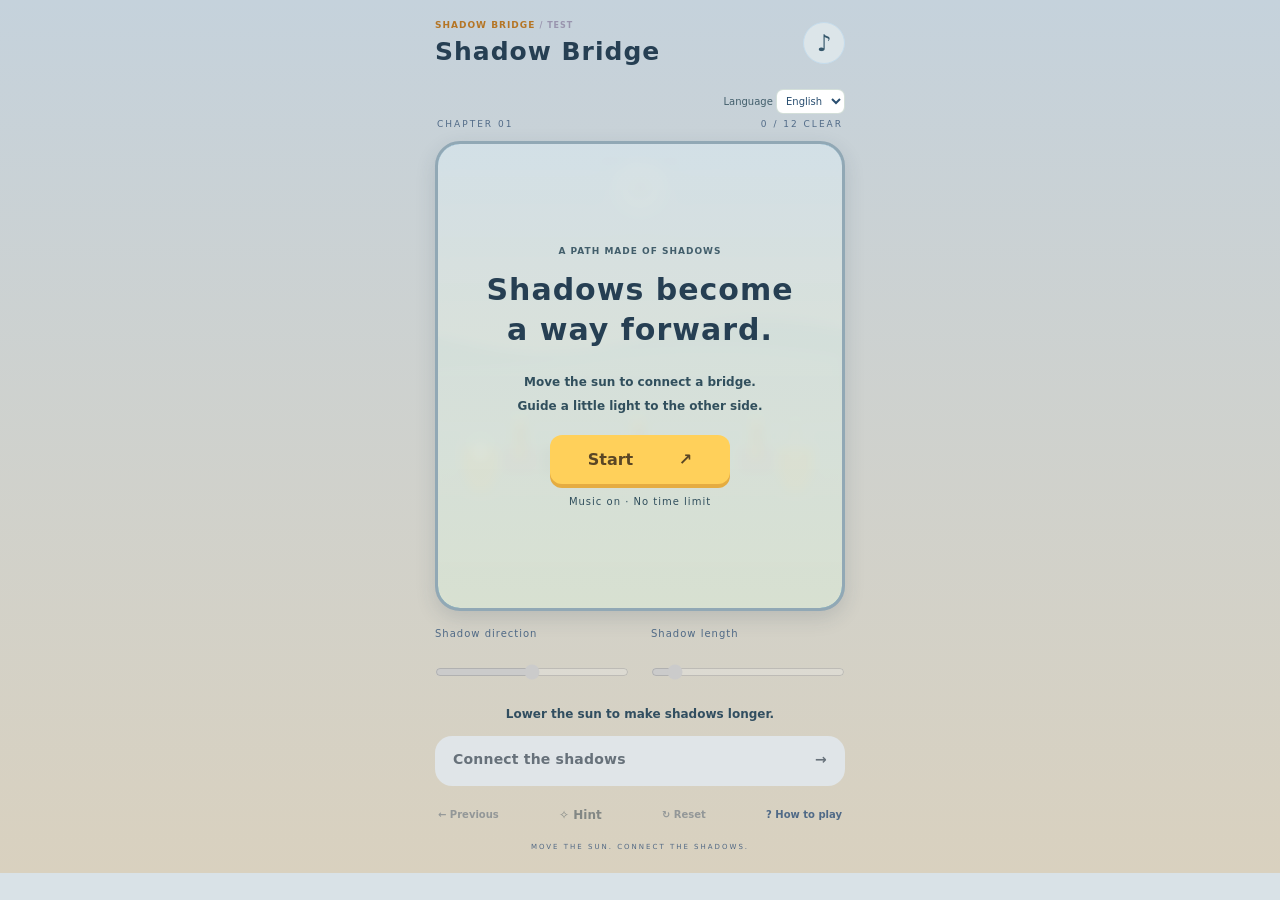
<file: index.html>
<!doctype html><html lang="ja"><head><meta charset="utf-8"><meta name="viewport" content="width=device-width,initial-scale=1,viewport-fit=cover"><meta name="theme-color" content="#191c35"><meta name="description" content="太陽を動かし、影を道に。夕暮れの空で小さな光を導くパズル。"><title>かげの橋 · SHADOW BRIDGE</title><link rel="stylesheet" href="style.css?v=pop1"></head><link rel="stylesheet" href="quality.css?v=readability1"><body data-quality="1"><section id="startup" role="status"><h2>SHADOW BRIDGE</h2><p id="startupText">読み込み中… / Loading…</p><button id="retryLoad" hidden>もう一度読み込む</button></section><main inert>
<header><div><p class="eyebrow">SHADOW BRIDGE <span> / TEST</span></p><h1>かげの橋</h1></div><button id="audio" aria-label="BGMと効果音を切り替え" aria-pressed="true">♪</button></header><div class="language-row"><label>Language <select id="localeSelect" aria-label="Language"><option value="ja">日本語</option><option value="en">English</option></select></label></div>
<div class="chapter"><span id="chapter">CHAPTER 01</span><span id="completed">0 / 12 CLEAR</span></div>
<section id="scene"><canvas id="world" width="780" height="940" aria-label="太陽と影の橋のゲーム画面"></canvas><button id="sun" aria-label="太陽。ドラッグして影を動かす">☀</button><span class="drag-hint">DRAG THE SUN · 太陽を動かす</span><div id="welcome"><span class="eyebrow">A PATH MADE OF SHADOWS</span><h2>影が、<br>道になる。</h2><p>太陽を動かして、橋をつなごう。<br>小さな光を、向こう岸へ。</p><button id="start">はじめる <b>↗</b></button><small>音楽つき · 時間制限なし</small></div><div id="clear" hidden><span class="eyebrow">THE LIGHT FOUND ITS WAY</span><h2>橋が、つながった。</h2><p id="clearText"></p><button id="next">次の夕暮れへ ↗</button></div></section>
<section class="tuning"><label>影のむき <input id="direction" type="range" min="35" max="355" value="90" aria-label="太陽の左右位置、影の向き"></label><label>影のながさ <input id="height" type="range" min="35" max="145" value="50" aria-label="太陽の高さ、影の長さ"></label></section>
<p id="message" role="status" aria-live="polite">太陽を下げると、影が伸びます。</p><button id="walk" disabled>影をつないで、わたろう <b>→</b></button>
<nav><button id="prev">← 前の章</button><button id="hint">✧ ヒント</button><button id="retry">↻ リセット</button><button id="help">? あそび方</button></nav><p class="footnote">MOVE THE SUN. CONNECT THE SHADOWS.</p>
<dialog id="dialog" aria-labelledby="dialogTitle"><span class="eyebrow">SHADOW BRIDGE</span><h2 id="dialogTitle"></h2><p id="dialogText"></p><button id="dialogOK">もどる</button></dialog>
</main><script src="https://www.youtube.com/game_api/v1"></script><script src="host.js?v=pop1"></script><script src="locale.js?v=pop1"></script><script src="engine.js?v=pop1"></script><script src="music.js?v=pop1"></script><script src="game.js?v=readability1"></script></body></html>
</file>
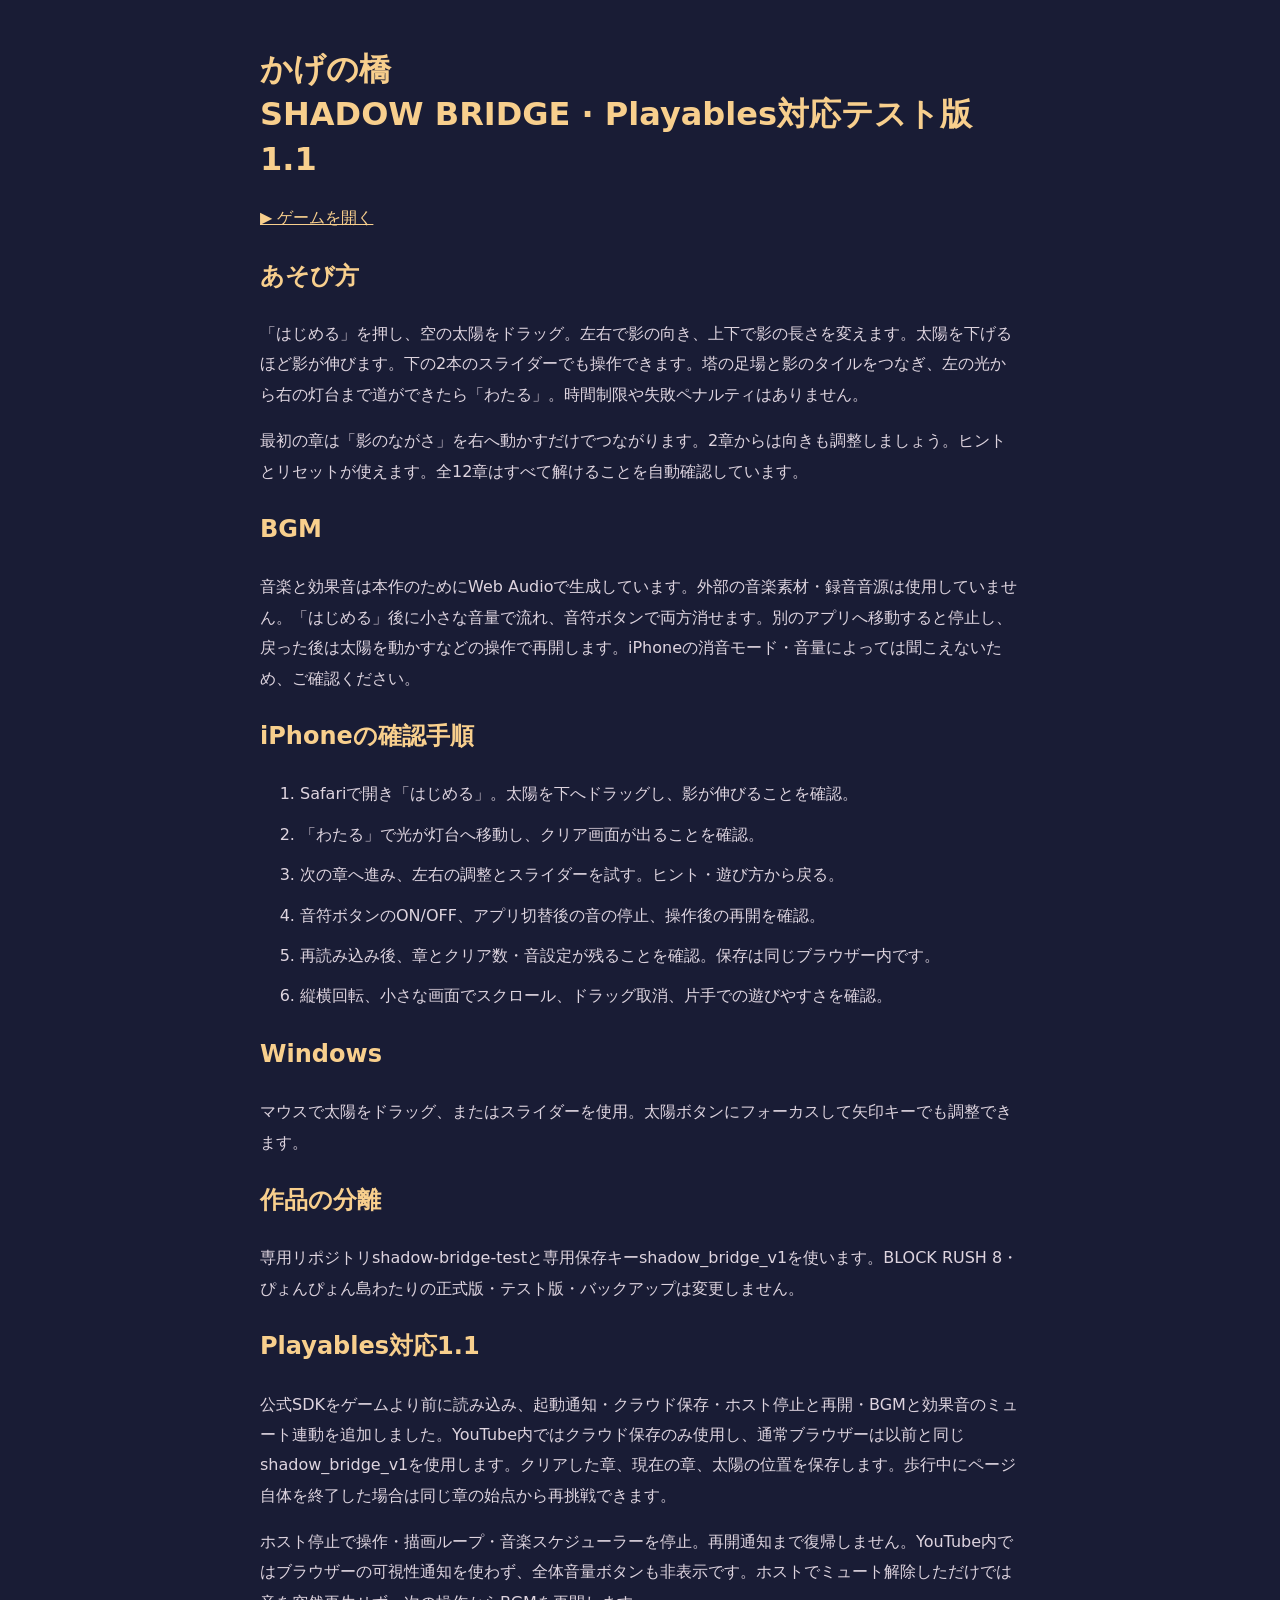
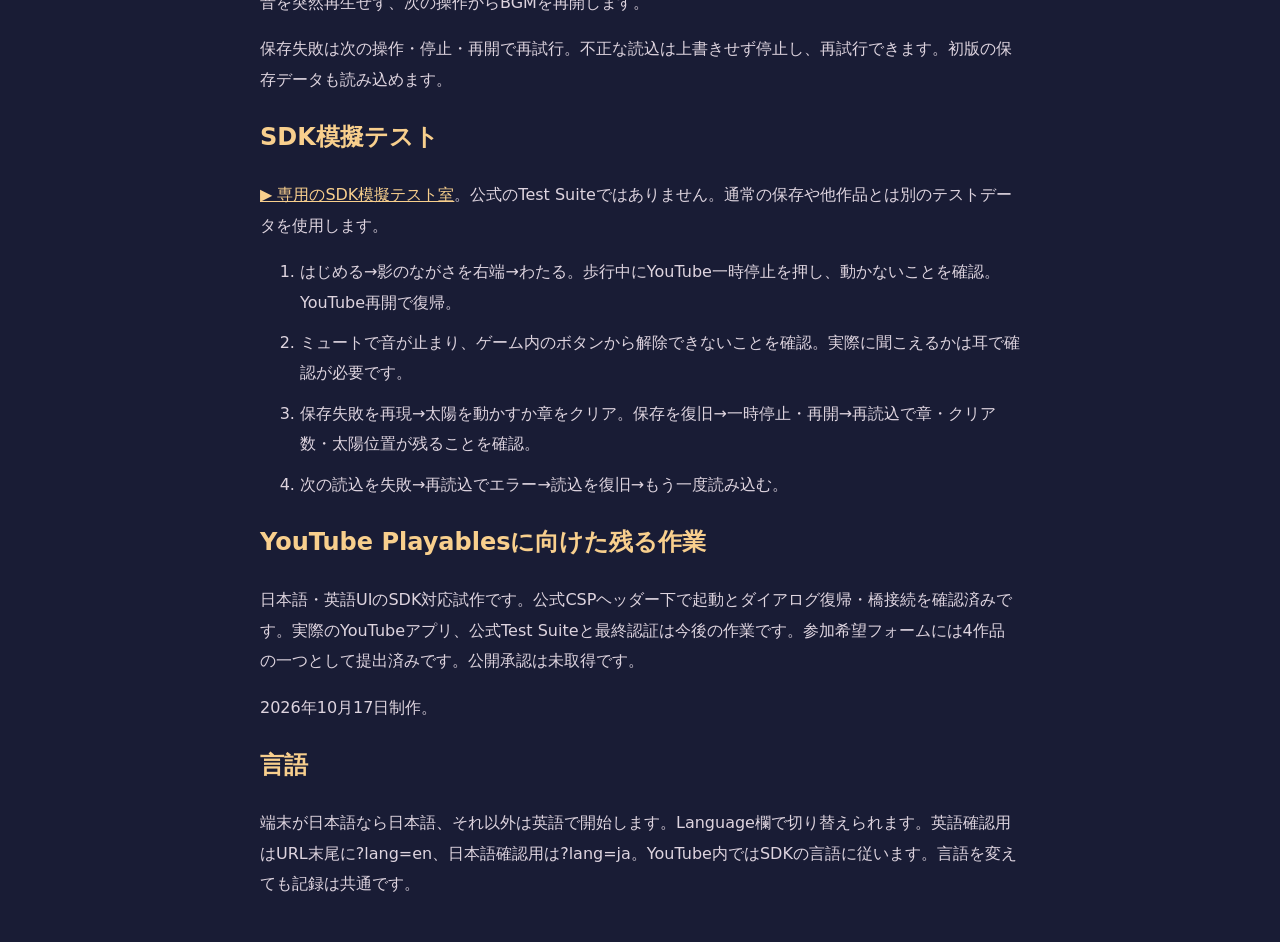
<file: GUIDE.html>
<!doctype html><html lang="ja"><meta charset="utf-8"><meta name="viewport" content="width=device-width,initial-scale=1"><title>かげの橋 — テストガイド</title><style>body{max-width:760px;margin:auto;padding:26px;background:#191c35;color:#ded4df;font:16px/1.9 system-ui}a,h1,h2{color:#f8cf8d}h1{line-height:1.4}li{margin-bottom:10px}</style><h1>かげの橋<br>SHADOW BRIDGE · Playables対応テスト版1.1</h1><p><a href="index.html">▶ ゲームを開く</a></p><h2>あそび方</h2><p>「はじめる」を押し、空の太陽をドラッグ。左右で影の向き、上下で影の長さを変えます。太陽を下げるほど影が伸びます。下の2本のスライダーでも操作できます。塔の足場と影のタイルをつなぎ、左の光から右の灯台まで道ができたら「わたる」。時間制限や失敗ペナルティはありません。</p><p>最初の章は「影のながさ」を右へ動かすだけでつながります。2章からは向きも調整しましょう。ヒントとリセットが使えます。全12章はすべて解けることを自動確認しています。</p><h2>BGM</h2><p>音楽と効果音は本作のためにWeb Audioで生成しています。外部の音楽素材・録音音源は使用していません。「はじめる」後に小さな音量で流れ、音符ボタンで両方消せます。別のアプリへ移動すると停止し、戻った後は太陽を動かすなどの操作で再開します。iPhoneの消音モード・音量によっては聞こえないため、ご確認ください。</p><h2>iPhoneの確認手順</h2><ol><li>Safariで開き「はじめる」。太陽を下へドラッグし、影が伸びることを確認。</li><li>「わたる」で光が灯台へ移動し、クリア画面が出ることを確認。</li><li>次の章へ進み、左右の調整とスライダーを試す。ヒント・遊び方から戻る。</li><li>音符ボタンのON/OFF、アプリ切替後の音の停止、操作後の再開を確認。</li><li>再読み込み後、章とクリア数・音設定が残ることを確認。保存は同じブラウザー内です。</li><li>縦横回転、小さな画面でスクロール、ドラッグ取消、片手での遊びやすさを確認。</li></ol><h2>Windows</h2><p>マウスで太陽をドラッグ、またはスライダーを使用。太陽ボタンにフォーカスして矢印キーでも調整できます。</p><h2>作品の分離</h2><p>専用リポジトリshadow-bridge-testと専用保存キーshadow_bridge_v1を使います。BLOCK RUSH 8・ぴょんぴょん島わたりの正式版・テスト版・バックアップは変更しません。</p><h2>Playables対応1.1</h2><p>公式SDKをゲームより前に読み込み、起動通知・クラウド保存・ホスト停止と再開・BGMと効果音のミュート連動を追加しました。YouTube内ではクラウド保存のみ使用し、通常ブラウザーは以前と同じshadow_bridge_v1を使用します。クリアした章、現在の章、太陽の位置を保存します。歩行中にページ自体を終了した場合は同じ章の始点から再挑戦できます。</p><p>ホスト停止で操作・描画ループ・音楽スケジューラーを停止。再開通知まで復帰しません。YouTube内ではブラウザーの可視性通知を使わず、全体音量ボタンも非表示です。ホストでミュート解除しただけでは音を突然再生せず、次の操作からBGMを再開します。</p><p>保存失敗は次の操作・停止・再開で再試行。不正な読込は上書きせず停止し、再試行できます。初版の保存データも読み込めます。</p><h2>SDK模擬テスト</h2><p><a href="sdk-lab.html">▶ 専用のSDK模擬テスト室</a>。公式のTest Suiteではありません。通常の保存や他作品とは別のテストデータを使用します。</p><ol><li>はじめる→影のながさを右端→わたる。歩行中にYouTube一時停止を押し、動かないことを確認。YouTube再開で復帰。</li><li>ミュートで音が止まり、ゲーム内のボタンから解除できないことを確認。実際に聞こえるかは耳で確認が必要です。</li><li>保存失敗を再現→太陽を動かすか章をクリア。保存を復旧→一時停止・再開→再読込で章・クリア数・太陽位置が残ることを確認。</li><li>次の読込を失敗→再読込でエラー→読込を復旧→もう一度読み込む。</li></ol><h2>YouTube Playablesに向けた残る作業</h2><p>日本語・英語UIのSDK対応試作です。公式CSPヘッダー下で起動とダイアログ復帰・橋接続を確認済みです。実際のYouTubeアプリ、公式Test Suiteと最終認証は今後の作業です。参加希望フォームには4作品の一つとして提出済みです。公開承認は未取得です。</p><p>2026年10月17日制作。</p><h2>言語</h2><p>端末が日本語なら日本語、それ以外は英語で開始します。Language欄で切り替えられます。英語確認用はURL末尾に?lang=en、日本語確認用は?lang=ja。YouTube内ではSDKの言語に従います。言語を変えても記録は共通です。</p></html>
</file>
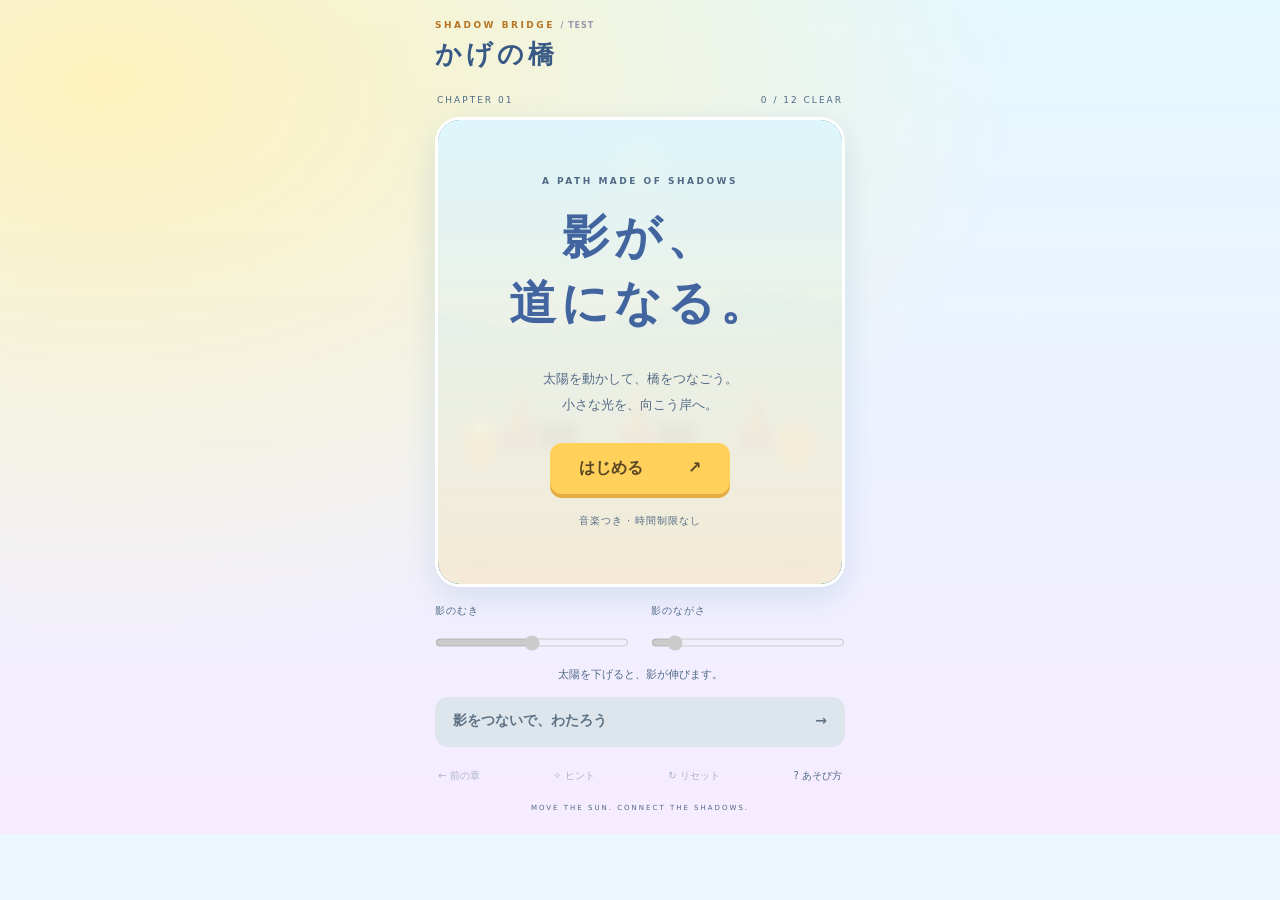
<file: mock-sandbox.html>
<!doctype html><html lang="ja"><head><meta charset="utf-8"><meta name="viewport" content="width=device-width,initial-scale=1,viewport-fit=cover"><meta name="theme-color" content="#191c35"><meta name="description" content="太陽を動かし、影を道に。夕暮れの空で小さな光を導くパズル。"><title>かげの橋 · SHADOW BRIDGE</title><link rel="stylesheet" href="style.css?v=pop1"></head><body><section id="startup" role="status"><h2>SHADOW BRIDGE</h2><p id="startupText">読み込み中… / Loading…</p><button id="retryLoad" hidden>もう一度読み込む</button></section><main inert>
<header><div><p class="eyebrow">SHADOW BRIDGE <span> / TEST</span></p><h1>かげの橋</h1></div><button id="audio" aria-label="BGMと効果音を切り替え" aria-pressed="true">♪</button></header><div class="language-row"><label>Language <select id="localeSelect" aria-label="Language"><option value="ja">日本語</option><option value="en">English</option></select></label></div>
<div class="chapter"><span id="chapter">CHAPTER 01</span><span id="completed">0 / 12 CLEAR</span></div>
<section id="scene"><canvas id="world" width="780" height="940" aria-label="太陽と影の橋のゲーム画面"></canvas><button id="sun" aria-label="太陽。ドラッグして影を動かす">☀</button><span class="drag-hint">DRAG THE SUN · 太陽を動かす</span><div id="welcome"><span class="eyebrow">A PATH MADE OF SHADOWS</span><h2>影が、<br>道になる。</h2><p>太陽を動かして、橋をつなごう。<br>小さな光を、向こう岸へ。</p><button id="start">はじめる <b>↗</b></button><small>音楽つき · 時間制限なし</small></div><div id="clear" hidden><span class="eyebrow">THE LIGHT FOUND ITS WAY</span><h2>橋が、つながった。</h2><p id="clearText"></p><button id="next">次の夕暮れへ ↗</button></div></section>
<section class="tuning"><label>影のむき <input id="direction" type="range" min="35" max="355" value="90" aria-label="太陽の左右位置、影の向き"></label><label>影のながさ <input id="height" type="range" min="35" max="145" value="50" aria-label="太陽の高さ、影の長さ"></label></section>
<p id="message" role="status" aria-live="polite">太陽を下げると、影が伸びます。</p><button id="walk" disabled>影をつないで、わたろう <b>→</b></button>
<nav><button id="prev">← 前の章</button><button id="hint">✧ ヒント</button><button id="retry">↻ リセット</button><button id="help">? あそび方</button></nav><p class="footnote">MOVE THE SUN. CONNECT THE SHADOWS.</p>
<dialog id="dialog" aria-labelledby="dialogTitle"><span class="eyebrow">SHADOW BRIDGE</span><h2 id="dialogTitle"></h2><p id="dialogText"></p><button id="dialogOK">もどる</button></dialog>
</main><script src="mock-sdk.js"></script><script src="host.js?v=pop1"></script><script src="locale.js?v=pop1"></script><script src="engine.js?v=pop1"></script><script src="music.js?v=pop1"></script><script src="game.js?v=pop1"></script></body></html>
</file>
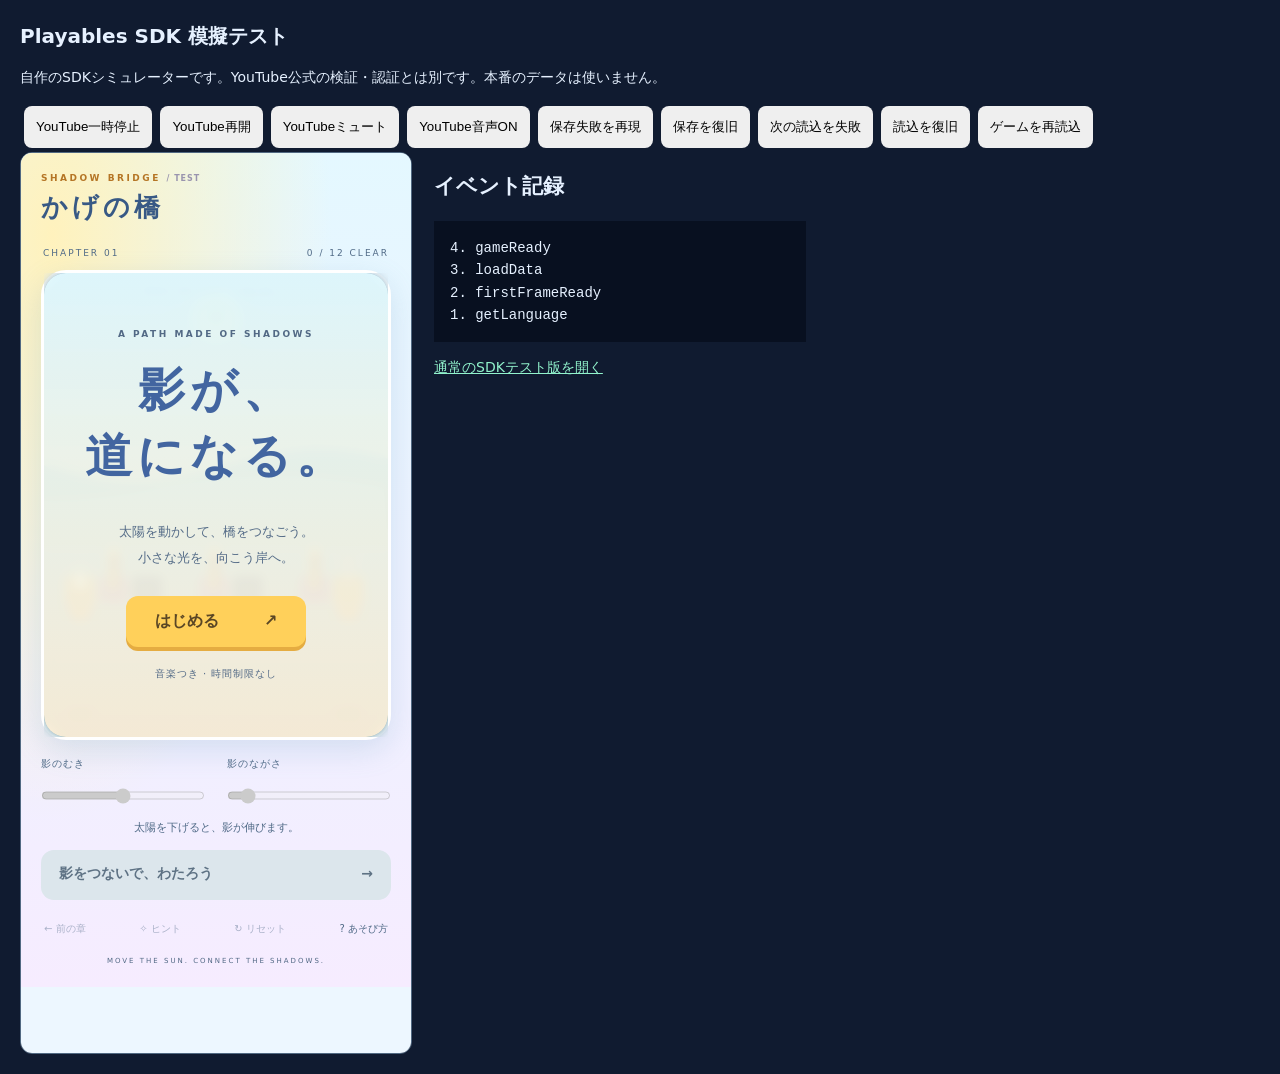
<file: sdk-lab.html>
<!doctype html><html lang="ja"><meta charset="utf-8"><meta name="viewport" content="width=device-width,initial-scale=1"><title>SHADOW BRIDGE · SDK模擬テスト</title><style>body{font:14px/1.6 system-ui;background:#101b30;color:#e6f1ff;margin:20px}h1{font-size:20px}button{padding:12px;margin:4px;border:0;border-radius:8px;cursor:pointer}section{display:flex;flex-wrap:wrap;gap:22px}iframe{width:390px;height:900px;border:1px solid #516982;border-radius:12px}pre{white-space:pre-wrap;max-height:500px;overflow:auto;background:#081020;padding:16px;width:340px}a{color:#91f3cc}</style><h1>Playables SDK 模擬テスト</h1><p>自作のSDKシミュレーターです。YouTube公式の検証・認証とは別です。本番のデータは使いません。</p><div id="controls"><button data-command="pause">YouTube一時停止</button><button data-command="resume">YouTube再開</button><button data-command="mute">YouTubeミュート</button><button data-command="unmute">YouTube音声ON</button><button data-command="fail-save">保存失敗を再現</button><button data-command="restore-save">保存を復旧</button><button data-command="fail-load">次の読込を失敗</button><button data-command="restore-load">読込を復旧</button><button id="reload">ゲームを再読込</button></div><section><iframe id="gameFrame" title="SDK模擬環境のゲーム" src="mock-sandbox.html"></iframe><div><h2>イベント記録</h2><pre id="log"></pre><p><a href="index.html">通常のSDKテスト版を開く</a></p></div></section><script src="lab.js?v=1.1"></script></html>
</file>
<file: style.css>
:root{color-scheme:dark;--gold:#f8cf8d;--ink:#eae0e3;--dim:#a5a3b7}*{box-sizing:border-box}body{margin:0;color:var(--ink);background:radial-gradient(ellipse at 80% 0,#45304970,transparent 50%),#171a2c;font-family:"Segoe UI",system-ui,-apple-system,sans-serif;touch-action:pan-y}button{font:inherit;color:inherit;border:0;cursor:pointer;touch-action:manipulation}button:focus-visible{outline:3px solid var(--gold);outline-offset:3px}button:disabled{cursor:default;opacity:.45}main{max-width:450px;margin:auto;padding:max(20px,env(safe-area-inset-top)) 20px max(12px,env(safe-area-inset-bottom))}header{display:flex;justify-content:space-between;align-items:center;margin-bottom:23px}.eyebrow{font-size:9px;letter-spacing:2.5px;color:var(--gold);margin:0;font-weight:650}.eyebrow span{font-size:8px;color:#9994ae;letter-spacing:1px}h1{margin:7px 0 0;font-size:26px;letter-spacing:4px;font-weight:650}#audio{background:#ffffff09;border:1px solid #f4c88922;border-radius:50%;width:42px;height:42px;font-size:23px;color:var(--gold)}.chapter{display:flex;justify-content:space-between;font-size:9px;letter-spacing:2px;color:#b1a5bb;margin:0 2px 12px}#chapter{color:var(--gold)}#scene{position:relative;height:clamp(300px,calc(100svh - 300px),470px);border:1px solid #c2939a40;border-radius:25px;overflow:hidden;background:#41344f;isolation:isolate}canvas{width:100%;height:100%;display:block}#sun{position:absolute;left:23.07%;top:10.6%;transform:translate(-50%,-50%);border:0;background:#ffe3a7;border-radius:50%;width:45px;height:45px;color:#df915d;font-size:30px;box-shadow:0 0 32px #ffe3a744,0 0 65px #ffd29b33;touch-action:none;user-select:none;-webkit-user-select:none;-webkit-touch-callout:none;z-index:2}.drag-hint{position:absolute;top:14px;left:0;right:0;text-align:center;color:#efcfb88c;font-size:8px;letter-spacing:1.5px;pointer-events:none}#welcome,#clear{position:absolute;inset:0;z-index:3;display:flex;align-items:center;justify-content:center;flex-direction:column;text-align:center;background:linear-gradient(#201e38dd,#33304bd9);backdrop-filter:blur(5px);padding:25px}#welcome h2{font-size:47px;line-height:1.4;letter-spacing:5px;font-weight:500;margin:18px 0;color:#ffe4bb}#welcome p,#clear p{font-size:13px;line-height:2;color:#bfb3c7}#start,#next,#dialogOK{padding:15px 25px;background:var(--gold);color:#443042;border-radius:12px;min-width:180px;font-weight:750;min-height:48px;margin-top:12px}#start b{margin-left:40px}#welcome small{font-size:10px;letter-spacing:1px;color:#9b91aa;margin-top:20px}#clear h2{font-size:27px;font-weight:550;color:var(--gold)}[hidden]{display:none!important}.tuning{display:grid;grid-template-columns:1fr 1fr;gap:22px;margin-top:17px}.tuning label{font-size:10px;color:#b4a8bd;letter-spacing:1px}.tuning input{width:100%;accent-color:#f4c487;margin:12px 0 0;min-height:25px;cursor:pointer}#message{text-align:center;color:#b7a9c0;font-size:11px;min-height:18px;margin:10px 0 12px}#walk{background:#f4cc8b;color:#443044;border-radius:13px;width:100%;padding:15px 18px;display:flex;justify-content:space-between;font-size:14px;font-weight:750;min-height:50px}#walk:disabled{background:#3c354c;color:#b4a4b9;opacity:1}#walk.ready{box-shadow:0 0 25px #f4cc8b22}nav{display:flex;justify-content:space-between;margin-top:11px;gap:5px}nav button{background:transparent;padding:9px 3px;font-size:10px;color:#a99cb6;min-height:36px}.footnote{font-size:7px;letter-spacing:2px;text-align:center;color:#766d86;margin:10px 0}dialog{background:#29253e;color:#eae0e3;border:1px solid #c6a1a644;border-radius:22px;max-width:350px;width:calc(100% - 36px);padding:27px}dialog::backdrop{background:#0d1025cc;backdrop-filter:blur(5px)}dialog h2{font-size:24px;color:var(--gold)}dialog p{font-size:13px;line-height:1.9;white-space:pre-line}@media(max-height:720px){main{padding-top:max(10px,env(safe-area-inset-top))}header{margin-bottom:14px}h1{font-size:23px}#scene{min-height:280px}.tuning{margin-top:12px}#welcome h2{font-size:36px;margin:12px 0}#welcome p{font-size:12px;margin:3px 0}}@media(max-width:350px){main{padding-inline:13px}.tuning{gap:12px}#welcome h2{font-size:36px}}@media(prefers-reduced-motion:reduce){*{scroll-behavior:auto!important}}

#startup{position:fixed;inset:0;z-index:20;display:grid;align-content:center;justify-items:center;padding:25px;background:#191c35;text-align:center}#startup p{max-width:350px;font-size:13px;line-height:1.9;color:#b9adc5}#retryLoad{background:#f8cf8d;color:#443044;border-radius:12px;padding:14px 22px}html,body{touch-action:pan-y pinch-zoom!important}

.language-row{display:flex;justify-content:flex-end;margin:5px 0;font-size:10px;color:#94aba8}.language-row select{font:inherit;color:inherit;background:#172c35;border:1px solid #7d9f8d55;border-radius:7px;padding:5px}html[lang=en] h1{letter-spacing:1px;font-size:25px}html[lang=en] .chapter strong{font-size:11px}html[lang=en] .result{font-size:30px}html[lang=en] #callout{font-size:22px}

.language-row[hidden]{display:none!important}
html[lang=en] #welcome h2{font-size:30px;line-height:1.35;letter-spacing:1px;margin:14px 0}html[lang=en] #welcome p{font-size:12px;margin:5px 0}html[lang=en] #welcome small{margin-top:12px}html[lang=en] #welcome .eyebrow{letter-spacing:1px}

/* Pop edition: clear, bright surfaces with strong text contrast. */
:root{color-scheme:light;--ink:#294e70;--dim:#586c89;--muted:#526985;--gold:#efac31;--mint:#238b9b}html{background:#edf7ff;color:#294e70}body{color:#294e70;background:radial-gradient(ellipse at 8% 10%,#fff2bd,transparent 55%),linear-gradient(#e4f8ff,#f6ecff)}h1{font-weight:850}button{border-radius:14px}dialog{background:#f8fbff;color:#294e70;border:3px solid #fff;box-shadow:0 18px 60px #46729b33}dialog p,#dialogBody{color:#4c6483}dialog::backdrop{background:#365b7d66}.eyebrow,.subtitle,.sub,.tip,.hint,.footnote,.muted,footer,.language-row{color:#526985}#startup{background:#edf7ff;color:#294e70}#startup p{color:#526985}.language-row select{background:#fff;color:#294e70}button:focus-visible{outline-color:#dc578f}
header .eyebrow{color:#b57525}h1{color:#385985}.chapter,#chapter,.tuning label,#message,nav button{color:#506a87}#scene{background:#bce7fa;border:3px solid white;box-shadow:0 10px 30px #6098b733}#welcome,#clear{background:linear-gradient(#e2faffed,#fff0d8eb)}#welcome h2,#clear h2{color:#4265a0;font-weight:800}#welcome p,#clear p,#welcome small{color:#546b87}#start,#next,#dialogOK,#walk{background:#ffd05a;color:#5a4625;box-shadow:0 4px 0 #e5ac41}#walk:disabled{background:#dce6ec;color:#5e7284;box-shadow:none}#audio{background:#fff;border-color:#c5dcec;color:#de8f27}.drag-hint{color:#547591}#sun{background:#ffe675;color:#dc822d;box-shadow:0 0 0 7px #ffe69355,0 0 35px #ffce6366}
</file>
<file: quality.css>
:root{--quality-accent:#a97836;--quality-sky:#e1f4ff;--quality-warm:#ffe7b2}
/* Quality pass: contrast, hierarchy, touch affordances. No new timers or SDK hooks. */
body{background:radial-gradient(ellipse at 90% 0,var(--quality-warm),transparent 60%),linear-gradient(var(--quality-sky),#f4f8fd);color:#2d405a}main{filter:none}header h1,h1{color:#253e5a;text-shadow:0 1px #fff9}header{gap:12px}.eyebrow{color:#5c6980;font-weight:850;letter-spacing:1px}button,select{font-weight:750}button{transition:transform .1s,box-shadow .1s,filter .1s}button:not(:disabled):active{transform:translateY(2px) scale(.98);filter:brightness(.97)}button:focus-visible,select:focus-visible,input:focus-visible{outline:3px solid var(--quality-accent);outline-offset:3px}button:disabled{cursor:default;filter:saturate(.5);opacity:.55}button.primary,.primary,#jump,#drop,#hold,#bite,#walk{min-height:50px;font-size:14px;letter-spacing:.2px;border-radius:17px;box-shadow:0 4px 0 color-mix(in srgb,var(--quality-accent) 75%,#294151);text-shadow:0 1px #0002}#message,#hint,.hint,.instruction,.gesture-note{color:#385970;font-size:12px;line-height:1.55;font-weight:700}#message,#hint{font-variant-numeric:tabular-nums}.utility,.language-row,footer{color:#526b7b}footer{font-size:10px}footer button{min-height:40px;font-size:11px}dialog{border-color:#fff;background:#fffdf1;box-shadow:0 20px 70px #25385842}dialog h2{color:#2f465e}dialog p{color:#476174;line-height:1.75}.next-goal{padding:10px 13px;border:1px solid #d0dfda;border-radius:12px;background:#edf7eb;color:#325c52!important;font-size:13px!important;font-weight:800}.stage,#field,.board-wrap{box-shadow:0 10px 24px #3b657422,0 3px 0 #fff8}.stage,.field{border-color:#fff}.hud small,.scoreboard small,.stat small{color:#516a77;font-size:10px}.hud strong,.scoreboard strong{font-variant-numeric:tabular-nums}.controls button,[data-dir]{min-height:48px}#powerWord,#echoText,#gateText{color:#3a566b;font-weight:850}#power .sweet,#sweet{background:#ffdb5e;border:2px solid #b6811c}#sun{min-width:48px;min-height:48px}input[type=range]{min-height:42px;accent-color:var(--quality-accent)}.cell.can-place:not(.filled)::after{content:'';position:absolute;width:5px;height:5px;border-radius:50%;background:#365f9bb0;left:calc(50% - 2.5px);top:calc(50% - 2.5px);pointer-events:none}.cell{position:relative}.cell.preview{outline:2px solid #fff;outline-offset:-3px;filter:brightness(1.12)}.cell.line-hint{box-shadow:inset 0 0 0 3px #fff3aa,0 0 12px #ffce5a}.piece.selected{outline:3px solid #6077c8;outline-offset:2px}.piece.blocked{opacity:.6}#pace{font-size:10px;background:#244456eb;color:#fff8dc}#toast,#callout{font-weight:950}#welcome p,#coverText,#intro p{color:#3e6272;font-weight:650}#welcome h2,#coverTitle{color:#294b60}#needle{box-shadow:0 0 0 2px #fff,0 1px 5px #26394f66}#fitRange{background:#89d7a3;border:1px solid #367657}.hearts{color:#c65575!important}.hud>div,.scoreboard>div{border-color:#fff;box-shadow:0 3px 0 #7797a214}button.round,button.icon,#settings,#sound,#pause{min-height:44px;min-width:44px}#best,.best{color:#426475;font-weight:850}
@media(max-height:650px) and (orientation:portrait){#message,#hint,.hint,.instruction,.gesture-note{font-size:10px}.eyebrow{font-size:8px}.primary,button.primary,#jump,#drop,#hold,#bite,#walk{min-height:48px;font-size:12px}footer{font-size:8px}footer button{min-height:32px}.hud small,.scoreboard small{font-size:9px}.controls{gap:6px;margin-top:8px}.controls button{min-height:44px}.stage-top #pause{min-height:36px;min-width:36px}#pace{font-size:8px}}
@media(prefers-reduced-motion:reduce){*,*::before,*::after{animation:none!important;transition:none!important;scroll-behavior:auto!important}}

:root{--calm-top:#c5d2dc;--calm-bottom:#d9d1bf}

/* Readability pass: quieter backgrounds, opaque text surfaces and clear controls. */
html{background:#d9e2e7}body{background:linear-gradient(var(--calm-top),var(--calm-bottom));color:#294456}
h1,header h1,#welcome h2,#coverTitle{color:#263f53;text-shadow:none}
.eyebrow,.kicker,.subtitle,.sub,.muted,.language,.language-row,footer,.utility{color:#425e6b}
button,select{color:#294858;background-color:#dce5e9;border-color:#9fb2bd}
button.primary,.primary,#jump,#drop,#hold,#bite,#walk{background:#b9ccbb;color:#233e35;text-shadow:none;box-shadow:0 4px 0 #789385}
.controls button,[data-dir]{background:#c0d3d8;color:#234856;border:1px solid #879faa}
.controls button small{color:#395967}
#message,#hint,.hint,.hint p,.instruction,.gesture-note{color:#314e60;text-shadow:none}
.stage,#field,.board-wrap{border-color:#91a8b5;box-shadow:0 7px 20px #283e5026}
#welcome,#intro{background:linear-gradient(#d6e2e8f0,#dce3d2f5)}
#welcome p,#coverText,#intro p,#welcome>small,#intro>small{color:#314f5d}
.hud>div,.scoreboard>div,.garden-pill{background:#dce5e6;border-color:#a4b7bd}
.hud small,.scoreboard small,.stat small,.numbers span,.status span{color:#435e6d}
.hud strong,.scoreboard strong,.status strong,.numbers strong,#best,.best{color:#2e5968}
.stage-top span,#pace{background:#294957ed;color:#f1f4ed}
.tag{background:#d1c09a;color:#4a4029}
dialog{background:#dfe7e8;border-color:#a0b4bd;color:#294756}
dialog h2,dialog p,.setting,.settings-row{color:#294756}
.next-goal{background:#cbdcc9;border-color:#9eb59b;color:#2c513e!important}
footer button,#language{color:#355665}
#callout,#toast{text-shadow:0 2px 4px #173447,0 0 3px #173447}
#scene:not(canvas),.playfield,.board{border-color:#91a8b5;box-shadow:0 7px 20px #283e5026}
#cover,#overlay{background:linear-gradient(#d6e2e8ef,#dce3d2f5);color:#294858}
#cover p,#overlay p{color:#314f5d}
.pad button{background:#b9cdd5;border-color:#879faa;color:#234856}
.legend{color:#235f75}.legend span+span{color:#80551e}
#gateLabel{color:#f1f4ed}#pause,#settings,#sound,#audio{color:#35576b;background:#dce5e9}#coverNote{color:#3e5965}
</file>
